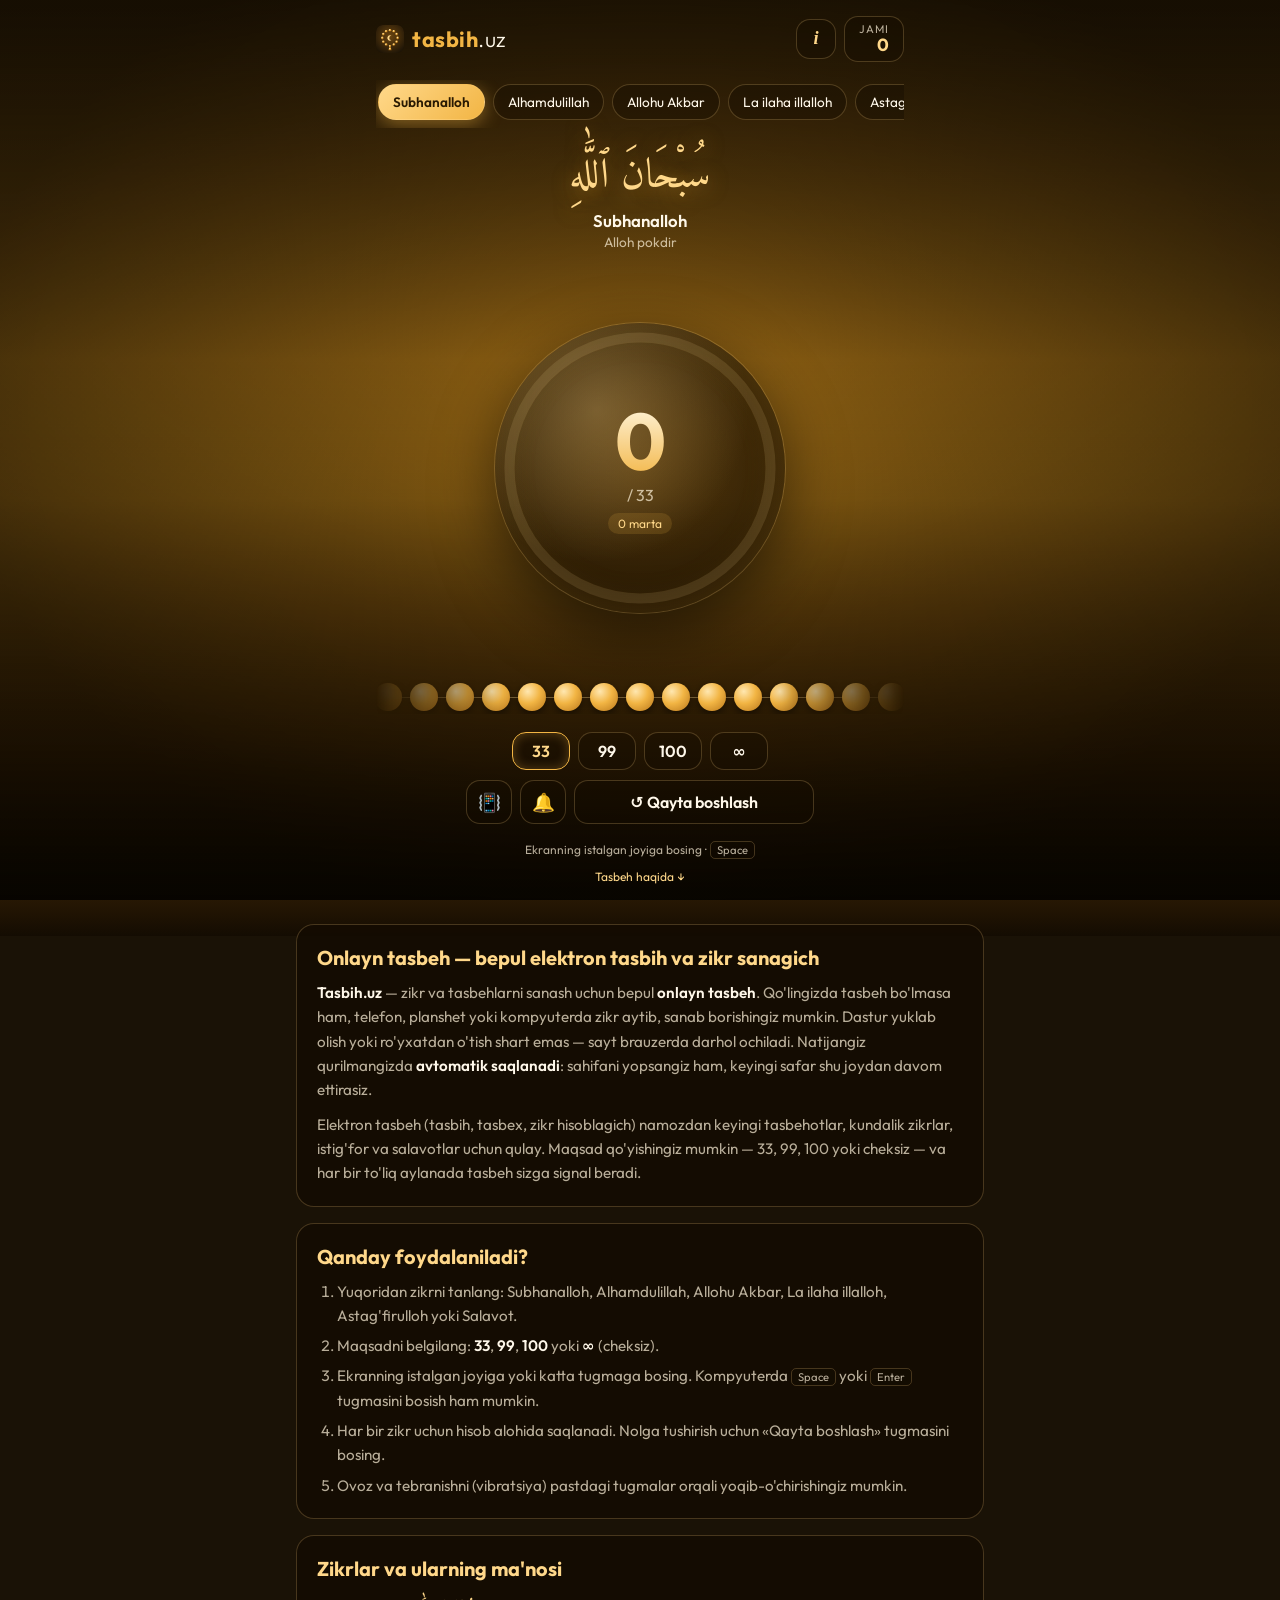
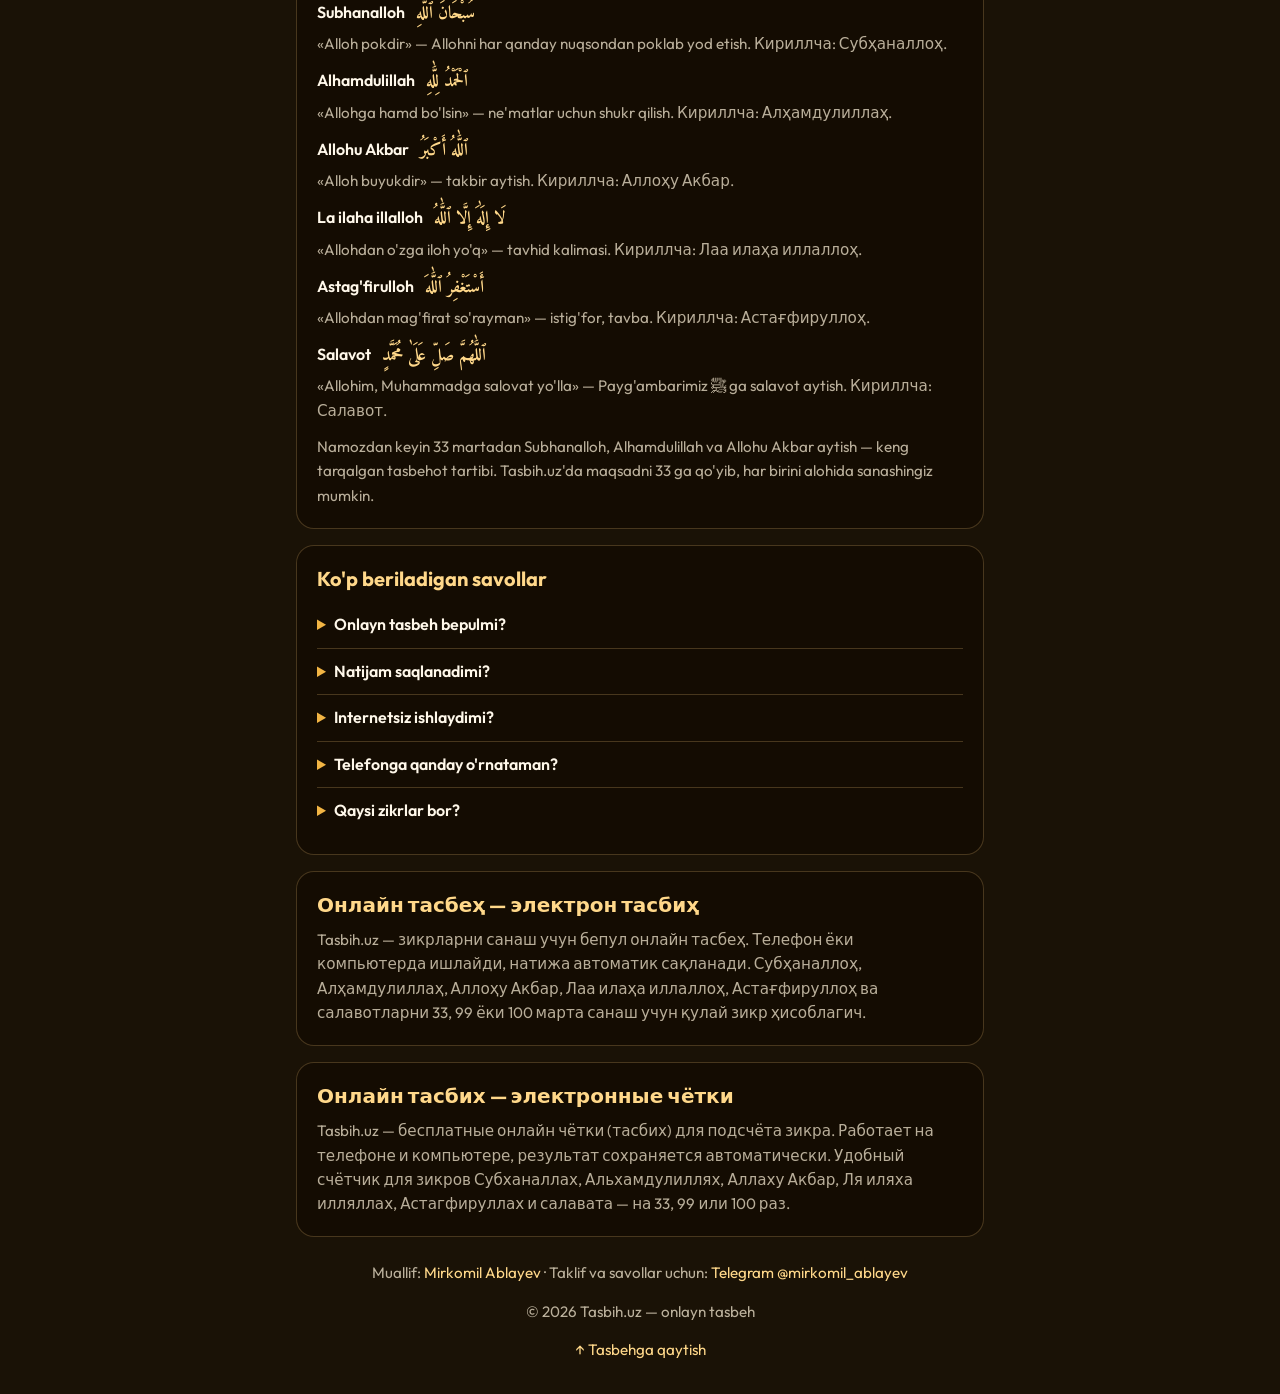
<file: index.html>
<!DOCTYPE html>
<html lang="uz">
<head>
  <meta charset="UTF-8" />
  <meta name="viewport" content="width=device-width, initial-scale=1, maximum-scale=1, user-scalable=no, viewport-fit=cover" />
  <title>Onlayn tasbeh — elektron tasbih va zikr sanagich | Tasbih.uz</title>
  <meta name="description" content="Bepul onlayn tasbeh (tasbih) — telefon va kompyuterda zikr sanang. Subhanalloh, Alhamdulillah, Allohu Akbar, Astag'firulloh, salavot: 33, 99, 100. Natija avtomatik saqlanadi." />
  <meta name="keywords" content="tasbeh, tasbih, onlayn tasbeh, online tasbeh, onlayn tasbih, elektron tasbeh, elektron tasbih, tasbex, tasbix, zikr, zikir, zikr sanagich, zikr hisoblagich, tasbehot, namozdan keyingi tasbeh, 33 tasbeh, subhanalloh, alhamdulillah, allohu akbar, la ilaha illalloh, astag'firulloh, istig'for, salavot, тасбеҳ, тасбиҳ, онлайн тасбеҳ, зикр, тасбих онлайн, электронные четки, счетчик зикра, online tasbih, dhikr counter" />
  <meta name="author" content="Mirkomil Ablayev" />
  <meta name="robots" content="index, follow, max-image-preview:large" />
  <link rel="canonical" href="https://tasbih.uz/" />
  <meta name="theme-color" content="#1a1206" />

  <!-- Google Search Console: only needed if you verify with the "HTML tag" method (see GUIDE.md) -->
  <!-- <meta name="google-site-verification" content="PASTE_CODE_HERE" /> -->

  <!-- Open Graph (Telegram, Facebook, WhatsApp previews) -->
  <meta property="og:type" content="website" />
  <meta property="og:site_name" content="Tasbih.uz" />
  <meta property="og:locale" content="uz_UZ" />
  <meta property="og:url" content="https://tasbih.uz/" />
  <meta property="og:title" content="Onlayn tasbeh — Tasbih.uz" />
  <meta property="og:description" content="Bepul elektron tasbeh: Subhanalloh, Alhamdulillah, Allohu Akbar va boshqa zikrlarni telefoningizda sanang. Natija avtomatik saqlanadi." />
  <meta property="og:image" content="https://tasbih.uz/og-image.png" />
  <meta property="og:image:width" content="1200" />
  <meta property="og:image:height" content="630" />
  <meta property="og:image:alt" content="Tasbih.uz — onlayn tasbeh" />

  <!-- Twitter / X -->
  <meta name="twitter:card" content="summary_large_image" />
  <meta name="twitter:title" content="Onlayn tasbeh — Tasbih.uz" />
  <meta name="twitter:description" content="Bepul elektron tasbeh: zikrlaringizni telefoningizda sanang. Natija avtomatik saqlanadi." />
  <meta name="twitter:image" content="https://tasbih.uz/og-image.png" />

  <!-- Icons & install as app -->
  <link rel="icon" href="/icon.svg" type="image/svg+xml" />
  <link rel="icon" href="/favicon-32.png" sizes="32x32" type="image/png" />
  <link rel="apple-touch-icon" href="/apple-touch-icon.png" />
  <link rel="manifest" href="/manifest.webmanifest" />
  <meta name="apple-mobile-web-app-capable" content="yes" />
  <meta name="apple-mobile-web-app-title" content="Tasbih" />
  <meta name="apple-mobile-web-app-status-bar-style" content="black-translucent" />

  <!-- Structured data for Google -->
  <script type="application/ld+json">
  {
    "@context": "https://schema.org",
    "@type": "WebApplication",
    "name": "Tasbih.uz",
    "alternateName": ["Onlayn tasbeh", "Elektron tasbeh", "Zikr sanagich", "Онлайн тасбеҳ"],
    "url": "https://tasbih.uz/",
    "description": "Bepul onlayn tasbeh (elektron tasbih) — Subhanalloh, Alhamdulillah, Allohu Akbar, Astag'firulloh va salavotlarni sanash uchun. Natija qurilmada avtomatik saqlanadi.",
    "applicationCategory": "LifestyleApplication",
    "operatingSystem": "Any",
    "inLanguage": "uz",
    "image": "https://tasbih.uz/og-image.png",
    "offers": { "@type": "Offer", "price": "0", "priceCurrency": "UZS" },
    "author": {
      "@type": "Person",
      "name": "Mirkomil Ablayev",
      "url": "https://telegram.me/mirkomil_ablayev"
    }
  }
  </script>
  <script type="application/ld+json">
  {
    "@context": "https://schema.org",
    "@type": "FAQPage",
    "inLanguage": "uz",
    "mainEntity": [
      {
        "@type": "Question",
        "name": "Onlayn tasbeh bepulmi?",
        "acceptedAnswer": {
          "@type": "Answer",
          "text": "Ha, Tasbih.uz butunlay bepul. Reklama yoki ro'yxatdan o'tish talab qilinmaydi."
        }
      },
      {
        "@type": "Question",
        "name": "Natijam saqlanadimi?",
        "acceptedAnswer": {
          "@type": "Answer",
          "text": "Ha. Har bir bosish darhol brauzeringizda saqlanadi. Sahifani yopib qayta ochsangiz ham hisob yo'qolmaydi."
        }
      },
      {
        "@type": "Question",
        "name": "Internetsiz ishlaydimi?",
        "acceptedAnswer": {
          "@type": "Answer",
          "text": "Sahifa bir marta ochilgandan keyin sanash internetga bog'liq emas."
        }
      },
      {
        "@type": "Question",
        "name": "Telefonga qanday o'rnataman?",
        "acceptedAnswer": {
          "@type": "Answer",
          "text": "Android'da Chrome menyusidan «Bosh ekranga qo'shish», iPhone'da Safari'da «Ulashish → Bosh ekranga» tugmasini bosing."
        }
      },
      {
        "@type": "Question",
        "name": "Qaysi zikrlar bor?",
        "acceptedAnswer": {
          "@type": "Answer",
          "text": "Subhanalloh, Alhamdulillah, Allohu Akbar, La ilaha illalloh, Astag'firulloh va Salavot."
        }
      }
    ]
  }
  </script>

  <!-- Google Analytics 4 -->
  <script>
    window.GA_ID = "G-9KP3GJMY9G";
    if (!/X{4}/.test(GA_ID) && location.hostname !== "localhost") {
      var s = document.createElement("script");
      s.async = true;
      s.src = "https://www.googletagmanager.com/gtag/js?id=" + GA_ID;
      document.head.appendChild(s);
      window.dataLayer = window.dataLayer || [];
      window.gtag = function () { dataLayer.push(arguments); };
      gtag("js", new Date());
      gtag("config", GA_ID);
    }
  </script>
  <link rel="preconnect" href="https://fonts.googleapis.com" />
  <link rel="preconnect" href="https://fonts.gstatic.com" crossorigin />
  <link href="https://fonts.googleapis.com/css2?family=Amiri:wght@400;700&family=Outfit:wght@300;400;600;700&display=swap" rel="stylesheet" />
  <link rel="stylesheet" href="style.css" />
</head>
<body>
  <div class="bg" aria-hidden="true"></div>
  <div class="bg-overlay" aria-hidden="true"></div>
  <div class="stars" id="stars" aria-hidden="true"></div>

  <!-- The whole screen is a tap zone: tapping anywhere counts -->
  <main class="app" id="top">
    <h1 class="sr-only">Onlayn tasbeh — Tasbih.uz</h1>
    <header class="top" data-no-count>
      <a class="brand" href="/"><img src="/icon.svg" alt="" width="28" height="28" /> <b><span>tasbih</span>.uz</b></a>
      <div class="top-right">
        <button class="icon-btn info-btn" id="infoBtn" title="Sayt haqida" aria-label="Sayt haqida">i</button>
        <div class="total" title="Jami zikrlar">
          <small>Jami</small>
          <strong id="totalCount">0</strong>
        </div>
      </div>
    </header>

    <nav class="dhikr-list" id="dhikrList" data-no-count></nav>

    <section class="dhikr-text">
      <p class="arabic" id="arabic"></p>
      <p class="translit" id="translit"></p>
      <p class="meaning" id="meaning"></p>
    </section>

    <section class="counter-wrap">
      <button class="counter" id="counterBtn" aria-label="Sanash">
        <svg class="ring" viewBox="0 0 200 200" aria-hidden="true">
          <circle class="ring-bg" cx="100" cy="100" r="90" />
          <circle class="ring-fg" id="ringFg" cx="100" cy="100" r="90" />
        </svg>
        <span class="count" id="count">0</span>
        <span class="target" id="targetLabel">/ 33</span>
        <span class="rounds" id="rounds">0 marta</span>
      </button>
    </section>

    <div class="beads" aria-hidden="true">
      <div class="bead-track" id="beadTrack"></div>
    </div>

    <section class="controls" data-no-count>
      <div class="targets" id="targets">
        <button data-target="33">33</button>
        <button data-target="99">99</button>
        <button data-target="100">100</button>
        <button data-target="0">∞</button>
      </div>
      <div class="actions">
        <button class="icon-btn" id="vibrateBtn" title="Tebranish">📳</button>
        <button class="icon-btn" id="soundBtn" title="Ovoz">🔔</button>
        <button class="reset-btn" id="resetBtn">↺ Qayta boshlash</button>
      </div>
    </section>

    <p class="hint">Ekranning istalgan joyiga bosing · <kbd>Space</kbd></p>
    <a class="scroll-hint" href="#about" data-no-count>Tasbeh haqida ↓</a>
  </main>

  <!-- Readable content for people and search engines -->
  <article class="content" id="about">
    <section>
      <h2>Onlayn tasbeh — bepul elektron tasbih va zikr sanagich</h2>
      <p>
        <strong>Tasbih.uz</strong> — zikr va tasbehlarni sanash uchun bepul <strong>onlayn tasbeh</strong>.
        Qo'lingizda tasbeh bo'lmasa ham, telefon, planshet yoki kompyuterda zikr aytib, sanab borishingiz mumkin.
        Dastur yuklab olish yoki ro'yxatdan o'tish shart emas — sayt brauzerda darhol ochiladi.
        Natijangiz qurilmangizda <strong>avtomatik saqlanadi</strong>: sahifani yopsangiz ham,
        keyingi safar shu joydan davom ettirasiz.
      </p>
      <p>
        Elektron tasbeh (tasbih, tasbex, zikr hisoblagich) namozdan keyingi tasbehotlar, kundalik zikrlar,
        istig'for va salavotlar uchun qulay. Maqsad qo'yishingiz mumkin — 33, 99, 100 yoki cheksiz —
        va har bir to'liq aylanada tasbeh sizga signal beradi.
      </p>
    </section>

    <section>
      <h2>Qanday foydalaniladi?</h2>
      <ol>
        <li>Yuqoridan zikrni tanlang: Subhanalloh, Alhamdulillah, Allohu Akbar, La ilaha illalloh, Astag'firulloh yoki Salavot.</li>
        <li>Maqsadni belgilang: <strong>33</strong>, <strong>99</strong>, <strong>100</strong> yoki <strong>∞</strong> (cheksiz).</li>
        <li>Ekranning istalgan joyiga yoki katta tugmaga bosing. Kompyuterda <kbd>Space</kbd> yoki <kbd>Enter</kbd> tugmasini bosish ham mumkin.</li>
        <li>Har bir zikr uchun hisob alohida saqlanadi. Nolga tushirish uchun «Qayta boshlash» tugmasini bosing.</li>
        <li>Ovoz va tebranishni (vibratsiya) pastdagi tugmalar orqali yoqib-o'chirishingiz mumkin.</li>
      </ol>
    </section>

    <section>
      <h2>Zikrlar va ularning ma'nosi</h2>
      <dl class="dhikr-table">
        <dt>Subhanalloh <span lang="ar">سُبْحَانَ ٱللَّٰهِ</span></dt>
        <dd>«Alloh pokdir» — Allohni har qanday nuqsondan poklab yod etish. Кириллча: Субҳаналлоҳ.</dd>
        <dt>Alhamdulillah <span lang="ar">ٱلْحَمْدُ لِلَّٰهِ</span></dt>
        <dd>«Allohga hamd bo'lsin» — ne'matlar uchun shukr qilish. Кириллча: Алҳамдулиллаҳ.</dd>
        <dt>Allohu Akbar <span lang="ar">ٱللَّٰهُ أَكْبَرُ</span></dt>
        <dd>«Alloh buyukdir» — takbir aytish. Кириллча: Аллоҳу Акбар.</dd>
        <dt>La ilaha illalloh <span lang="ar">لَا إِلَٰهَ إِلَّا ٱللَّٰهُ</span></dt>
        <dd>«Allohdan o'zga iloh yo'q» — tavhid kalimasi. Кириллча: Лаа илаҳа иллаллоҳ.</dd>
        <dt>Astag'firulloh <span lang="ar">أَسْتَغْفِرُ ٱللَّٰهَ</span></dt>
        <dd>«Allohdan mag'firat so'rayman» — istig'for, tavba. Кириллча: Астағфируллоҳ.</dd>
        <dt>Salavot <span lang="ar">ٱللَّٰهُمَّ صَلِّ عَلَىٰ مُحَمَّدٍ</span></dt>
        <dd>«Allohim, Muhammadga salovat yo'lla» — Payg'ambarimiz ﷺ ga salavot aytish. Кириллча: Салавот.</dd>
      </dl>
      <p>
        Namozdan keyin 33 martadan Subhanalloh, Alhamdulillah va Allohu Akbar aytish — keng tarqalgan
        tasbehot tartibi. Tasbih.uz'da maqsadni 33 ga qo'yib, har birini alohida sanashingiz mumkin.
      </p>
    </section>

    <section>
      <h2>Ko'p beriladigan savollar</h2>
      <details>
        <summary>Onlayn tasbeh bepulmi?</summary>
        <p>Ha, Tasbih.uz butunlay bepul. Reklama yoki ro'yxatdan o'tish talab qilinmaydi.</p>
      </details>
      <details>
        <summary>Natijam saqlanadimi?</summary>
        <p>Ha. Har bir bosish darhol brauzeringizda saqlanadi. Sahifani yopib qayta ochsangiz ham hisob yo'qolmaydi. Natija faqat shu qurilma va brauzerda saqlanadi.</p>
      </details>
      <details>
        <summary>Internetsiz ishlaydimi?</summary>
        <p>Sahifa bir marta ochilgandan keyin sanash internetga bog'liq emas. Saytni telefoningizning bosh ekraniga qo'shib, ilova kabi ishlatishingiz mumkin.</p>
      </details>
      <details>
        <summary>Telefonga qanday o'rnataman?</summary>
        <p>Android'da Chrome menyusidan «Bosh ekranga qo'shish», iPhone'da Safari'da «Ulashish → Bosh ekranga» tugmasini bosing. Tasbeh ilova kabi alohida belgida ochiladi.</p>
      </details>
      <details>
        <summary>Qaysi zikrlar bor?</summary>
        <p>Subhanalloh, Alhamdulillah, Allohu Akbar, La ilaha illalloh, Astag'firulloh va Salavot. Har biri uchun hisob alohida yuritiladi.</p>
      </details>
    </section>

    <section lang="uz-Cyrl">
      <h2>Онлайн тасбеҳ — электрон тасбиҳ</h2>
      <p>
        Tasbih.uz — зикрларни санаш учун бепул онлайн тасбеҳ. Телефон ёки компьютерда ишлайди,
        натижа автоматик сақланади. Субҳаналлоҳ, Алҳамдулиллаҳ, Аллоҳу Акбар, Лаа илаҳа иллаллоҳ,
        Астағфируллоҳ ва салавотларни 33, 99 ёки 100 марта санаш учун қулай зикр ҳисоблагич.
      </p>
    </section>

    <section lang="ru">
      <h2>Онлайн тасбих — электронные чётки</h2>
      <p>
        Tasbih.uz — бесплатные онлайн чётки (тасбих) для подсчёта зикра. Работает на телефоне и компьютере,
        результат сохраняется автоматически. Удобный счётчик для зикров Субханаллах, Альхамдулиллях,
        Аллаху Акбар, Ля иляха илляллах, Астагфируллах и салавата — на 33, 99 или 100 раз.
      </p>
    </section>

    <footer class="content-footer">
      <p>
        Muallif: <a href="https://telegram.me/mirkomil_ablayev" target="_blank" rel="noopener">Mirkomil Ablayev</a>
        · Taklif va savollar uchun: <a href="https://telegram.me/mirkomil_ablayev" target="_blank" rel="noopener">Telegram @mirkomil_ablayev</a>
      </p>
      <p>© <span id="year">2026</span> Tasbih.uz — onlayn tasbeh</p>
      <p><a href="#top" class="to-top">↑ Tasbehga qaytish</a></p>
    </footer>
  </article>

  <!-- Reset confirmation -->
  <div class="modal" id="modal" data-no-count aria-hidden="true">
    <div class="modal-card">
      <h3>Qayta boshlash</h3>
      <p>Qaysi natijani nolga tushirmoqchisiz?</p>
      <div class="modal-actions">
        <button id="resetCurrent" class="btn-gold">Joriy zikr</button>
        <button id="resetAll" class="btn-danger">Hammasini</button>
        <button id="cancelReset" class="btn-ghost">Bekor qilish</button>
      </div>
    </div>
  </div>

  <div class="toast" id="toast"></div>

  <script src="app.js"></script>
</body>
</html>
</file>
<file: style.css>
:root {
  --gold: #f2b544;
  --gold-soft: #ffd88a;
  --gold-deep: #b9761a;
  --ink: #fff8ea;
  --muted: rgba(255, 244, 220, 0.7);
  --glass: rgba(20, 12, 2, 0.38);
  --glass-border: rgba(255, 210, 130, 0.22);
  --danger: #e2574c;
}

* { box-sizing: border-box; margin: 0; padding: 0; -webkit-tap-highlight-color: transparent; }

html { scroll-behavior: smooth; }

body {
  font-family: "Outfit", system-ui, sans-serif;
  color: var(--ink);
  background: #1a1206;
  overflow-x: hidden;
}

/* ---------- Background ---------- */
.bg {
  position: fixed;
  inset: -4%;
  background: linear-gradient(180deg, #5a3a0c 0%, #c98a1c 55%, #7a4a0a 80%, #140c02 100%);
  animation: kenburns 40s ease-in-out infinite alternate;
  z-index: -3;
}
@keyframes kenburns {
  from { transform: scale(1) translateY(0); }
  to   { transform: scale(1.08) translateY(-1.5%); }
}
.bg-overlay {
  position: fixed;
  inset: 0;
  background:
    radial-gradient(ellipse at 50% 45%, rgba(0,0,0,0.05) 0%, rgba(0,0,0,0.55) 75%),
    linear-gradient(180deg, rgba(10,6,0,0.55) 0%, rgba(10,6,0,0.1) 40%, rgba(10,6,0,0.75) 100%);
  z-index: -2;
}
.stars { position: fixed; inset: 0; z-index: -1; pointer-events: none; }
.stars i {
  position: absolute;
  width: 2px; height: 2px;
  background: var(--gold-soft);
  border-radius: 50%;
  opacity: 0;
  animation: twinkle 4s ease-in-out infinite;
}
@keyframes twinkle { 50% { opacity: 0.9; transform: scale(1.6); } }

/* ---------- Layout ---------- */
.app {
  position: relative;
  height: 100dvh;
  max-width: 560px;
  margin: 0 auto;
  padding: max(16px, env(safe-area-inset-top)) 16px max(16px, env(safe-area-inset-bottom));
  display: flex;
  flex-direction: column;
  align-items: center;
  gap: clamp(8px, 2vh, 18px);
  cursor: pointer;
  user-select: none;
  -webkit-user-select: none;
  touch-action: manipulation;
  animation: fadeUp 0.8s ease both;
}
@keyframes fadeUp { from { opacity: 0; transform: translateY(20px); } }

.top {
  width: 100%;
  display: flex;
  justify-content: space-between;
  align-items: center;
  cursor: default;
}
.brand { font-size: 1.35rem; font-weight: 300; letter-spacing: 0.5px; }
.brand span { font-weight: 700; color: var(--gold); }
.total {
  text-align: right;
  background: var(--glass);
  border: 1px solid var(--glass-border);
  backdrop-filter: blur(10px);
  -webkit-backdrop-filter: blur(10px);
  padding: 6px 14px;
  border-radius: 14px;
  line-height: 1.1;
}
.total small { display: block; font-size: 0.7rem; color: var(--muted); text-transform: uppercase; letter-spacing: 1px; }
.total strong { font-size: 1.1rem; color: var(--gold-soft); }

/* ---------- Dhikr chips ---------- */
.dhikr-list {
  width: 100%;
  display: flex;
  gap: 8px;
  overflow-x: auto;
  padding: 4px 2px 8px;
  scrollbar-width: none;
  cursor: default;
}
.dhikr-list::-webkit-scrollbar { display: none; }
.chip {
  flex: 0 0 auto;
  font: inherit;
  font-size: 0.85rem;
  color: var(--ink);
  background: var(--glass);
  border: 1px solid var(--glass-border);
  backdrop-filter: blur(10px);
  -webkit-backdrop-filter: blur(10px);
  padding: 8px 14px;
  border-radius: 999px;
  cursor: pointer;
  transition: all 0.25s ease;
}
.chip:hover { border-color: var(--gold); }
.chip.active {
  background: linear-gradient(135deg, var(--gold-soft), var(--gold));
  color: #2a1a02;
  font-weight: 600;
  box-shadow: 0 4px 18px rgba(242, 181, 68, 0.45);
}

/* ---------- Dhikr text ---------- */
.dhikr-text { text-align: center; min-height: 110px; }
.dhikr-text.swap { animation: swap 0.5s ease; }
@keyframes swap {
  0% { opacity: 0; transform: translateY(10px) scale(0.97); filter: blur(4px); }
  100% { opacity: 1; transform: none; filter: none; }
}
.arabic {
  font-family: "Amiri", serif;
  font-size: clamp(1.8rem, 7vw, 2.6rem);
  line-height: 1.5;
  color: var(--gold-soft);
  text-shadow: 0 2px 20px rgba(242, 181, 68, 0.5);
  direction: rtl;
}
.translit { font-size: 1.05rem; font-weight: 600; margin-top: 2px; }
.meaning { font-size: 0.85rem; color: var(--muted); margin-top: 2px; }

/* ---------- Counter ---------- */
.counter-wrap { flex: 1; display: grid; place-items: center; width: 100%; min-height: 0; }
.counter {
  position: relative;
  width: min(68vw, 42vh, 290px);
  aspect-ratio: 1;
  border-radius: 50%;
  border: none;
  font: inherit;
  color: var(--ink);
  cursor: pointer;
  background:
    radial-gradient(circle at 35% 30%, rgba(255, 220, 150, 0.28), transparent 55%),
    radial-gradient(circle, rgba(40, 24, 4, 0.55), rgba(15, 9, 1, 0.75));
  backdrop-filter: blur(8px);
  -webkit-backdrop-filter: blur(8px);
  box-shadow:
    0 0 0 1px var(--glass-border),
    0 20px 60px rgba(0, 0, 0, 0.55),
    inset 0 0 40px rgba(242, 181, 68, 0.15);
  display: flex;
  flex-direction: column;
  align-items: center;
  justify-content: center;
  transition: transform 0.12s ease, box-shadow 0.3s ease;
  outline: none;
}
.counter::after {
  content: "";
  position: absolute;
  inset: -14px;
  border-radius: 50%;
  border: 2px solid var(--gold);
  opacity: 0;
  pointer-events: none;
}
.counter.pulse::after { animation: pulseRing 0.6s ease-out; }
@keyframes pulseRing {
  0% { opacity: 0.8; transform: scale(0.92); }
  100% { opacity: 0; transform: scale(1.18); }
}
.counter.press { transform: scale(0.95); }
.counter.done {
  animation: glow 1.4s ease;
}
@keyframes glow {
  0%, 100% { box-shadow: 0 0 0 1px var(--glass-border), 0 20px 60px rgba(0,0,0,0.55), inset 0 0 40px rgba(242,181,68,0.15); }
  30% { box-shadow: 0 0 0 3px var(--gold), 0 0 90px rgba(242,181,68,0.85), inset 0 0 60px rgba(242,181,68,0.5); }
}

.ring { position: absolute; inset: 0; width: 100%; height: 100%; transform: rotate(-90deg); }
.ring circle { fill: none; stroke-width: 7; }
.ring-bg { stroke: rgba(255, 220, 150, 0.12); }
.ring-fg {
  stroke: var(--gold);
  stroke-linecap: round;
  filter: drop-shadow(0 0 6px rgba(242, 181, 68, 0.8));
  transition: stroke-dashoffset 0.35s cubic-bezier(.3,1.4,.5,1);
}

.count {
  font-size: clamp(3.2rem, 15vw, 5rem);
  font-weight: 700;
  line-height: 1;
  font-variant-numeric: tabular-nums;
  background: linear-gradient(180deg, #fff6e0, var(--gold));
  -webkit-background-clip: text;
  background-clip: text;
  color: transparent;
}
.count.bump { animation: bump 0.28s cubic-bezier(.3,1.8,.5,1); }
@keyframes bump {
  0% { transform: scale(1); }
  40% { transform: scale(1.18); }
  100% { transform: scale(1); }
}
.target { font-size: 1rem; color: var(--muted); margin-top: 4px; }
.rounds {
  font-size: 0.75rem;
  margin-top: 8px;
  padding: 3px 10px;
  border-radius: 999px;
  background: rgba(242, 181, 68, 0.15);
  color: var(--gold-soft);
}

/* ---------- Beads ---------- */
.beads {
  width: 100%;
  height: 34px;
  overflow: hidden;
  position: relative;
  mask-image: linear-gradient(90deg, transparent, #000 25%, #000 75%, transparent);
  -webkit-mask-image: linear-gradient(90deg, transparent, #000 25%, #000 75%, transparent);
}
.beads::before {
  content: "";
  position: absolute;
  left: 0; right: 0; top: 50%;
  height: 1px;
  background: rgba(255, 220, 150, 0.4);
}
.bead-track {
  position: absolute;
  top: 3px;
  left: 50%;
  display: flex;
  gap: 8px;
  transition: transform 0.3s cubic-bezier(.3,1.3,.5,1);
}
.bead-track i {
  flex: 0 0 auto;
  width: 28px; height: 28px;
  border-radius: 50%;
  background: radial-gradient(circle at 35% 30%, #ffe7b0, var(--gold) 45%, var(--gold-deep) 100%);
  box-shadow: 0 3px 8px rgba(0,0,0,0.5);
}

/* ---------- Controls ---------- */
.controls { width: 100%; display: flex; flex-direction: column; gap: 10px; cursor: default; }
.targets, .actions { display: flex; gap: 8px; justify-content: center; }
.targets button, .icon-btn, .reset-btn {
  font: inherit;
  color: var(--ink);
  background: var(--glass);
  border: 1px solid var(--glass-border);
  backdrop-filter: blur(10px);
  -webkit-backdrop-filter: blur(10px);
  border-radius: 14px;
  cursor: pointer;
  transition: all 0.2s ease;
}
.targets button { min-width: 58px; padding: 8px 12px; font-weight: 600; }
.targets button.active { border-color: var(--gold); color: var(--gold-soft); box-shadow: inset 0 0 12px rgba(242,181,68,0.3); }
.icon-btn { width: 46px; font-size: 1.15rem; }
.icon-btn.off { opacity: 0.4; filter: grayscale(1); }
.reset-btn { flex: 1; max-width: 240px; padding: 11px 18px; font-weight: 600; }
.reset-btn:hover { border-color: var(--danger); color: #ffb3ab; }
.targets button:active, .icon-btn:active, .reset-btn:active { transform: scale(0.94); }
.reset-btn.spin { animation: shake 0.5s ease; }
@keyframes shake {
  20%, 60% { transform: translateX(-4px); }
  40%, 80% { transform: translateX(4px); }
}

.hint { font-size: 0.75rem; color: var(--muted); text-align: center; }
kbd {
  font-family: inherit;
  font-size: 0.7rem;
  padding: 1px 6px;
  border-radius: 5px;
  border: 1px solid var(--glass-border);
  background: var(--glass);
}

/* ---------- Tap effects ---------- */
.ripple {
  position: fixed;
  width: 20px; height: 20px;
  margin: -10px 0 0 -10px;
  border-radius: 50%;
  border: 2px solid var(--gold-soft);
  pointer-events: none;
  animation: ripple 0.7s ease-out forwards;
  z-index: 50;
}
@keyframes ripple {
  to { transform: scale(9); opacity: 0; }
}
.plus {
  position: fixed;
  pointer-events: none;
  font-weight: 700;
  font-size: 1.3rem;
  color: var(--gold-soft);
  text-shadow: 0 2px 10px rgba(0,0,0,0.6);
  animation: floatUp 0.9s ease-out forwards;
  z-index: 51;
}
@keyframes floatUp {
  0% { opacity: 1; transform: translate(-50%, -50%) scale(0.8); }
  100% { opacity: 0; transform: translate(-50%, -140%) scale(1.3); }
}
.particle {
  position: fixed;
  width: 8px; height: 8px;
  border-radius: 50%;
  background: var(--gold-soft);
  box-shadow: 0 0 10px var(--gold);
  pointer-events: none;
  z-index: 52;
  animation: burst 1.1s cubic-bezier(.1,.8,.3,1) forwards;
}
@keyframes burst {
  to { transform: translate(var(--dx), var(--dy)) scale(0.2); opacity: 0; }
}

/* ---------- Modal ---------- */
.modal {
  position: fixed;
  inset: 0;
  display: grid;
  place-items: center;
  padding: 16px;
  background: rgba(0, 0, 0, 0.55);
  backdrop-filter: blur(6px);
  -webkit-backdrop-filter: blur(6px);
  opacity: 0;
  pointer-events: none;
  transition: opacity 0.25s ease;
  z-index: 100;
}
.modal.open { opacity: 1; pointer-events: auto; }
.modal-card {
  width: 100%;
  max-width: 340px;
  text-align: center;
  padding: 24px 20px;
  border-radius: 22px;
  background: linear-gradient(180deg, rgba(50, 32, 6, 0.95), rgba(20, 12, 2, 0.95));
  border: 1px solid var(--glass-border);
  box-shadow: 0 30px 80px rgba(0,0,0,0.6);
  transform: translateY(20px) scale(0.95);
  transition: transform 0.3s cubic-bezier(.3,1.4,.5,1);
}
.modal.open .modal-card { transform: none; }
.modal-card h3 { font-size: 1.3rem; color: var(--gold-soft); }
.modal-card p { color: var(--muted); margin: 8px 0 18px; font-size: 0.95rem; }
.modal-actions { display: flex; flex-direction: column; gap: 8px; }
.modal-actions button {
  font: inherit;
  font-weight: 600;
  padding: 11px;
  border-radius: 12px;
  border: 1px solid transparent;
  cursor: pointer;
  transition: transform 0.15s ease, filter 0.2s;
}
.modal-actions button:active { transform: scale(0.97); }
.modal-actions button:hover { filter: brightness(1.1); }
.btn-gold { background: linear-gradient(135deg, var(--gold-soft), var(--gold)); color: #2a1a02; }
.btn-danger { background: var(--danger); color: #fff; }
.btn-ghost { background: transparent; color: var(--muted); border-color: var(--glass-border) !important; }

/* ---------- Toast ---------- */
.toast {
  position: fixed;
  left: 50%;
  bottom: 28px;
  transform: translate(-50%, 30px);
  padding: 10px 18px;
  border-radius: 999px;
  background: rgba(20, 12, 2, 0.9);
  border: 1px solid var(--gold);
  color: var(--gold-soft);
  font-weight: 600;
  font-size: 0.9rem;
  opacity: 0;
  pointer-events: none;
  transition: all 0.35s cubic-bezier(.3,1.4,.5,1);
  z-index: 120;
  white-space: nowrap;
}
.toast.show { opacity: 1; transform: translate(-50%, 0); }

@media (max-height: 640px) {
  .dhikr-text { min-height: 0; }
  .meaning, .hint { display: none; }
  .beads { height: 26px; }
  .bead-track i { width: 20px; height: 20px; }
}

@media (prefers-reduced-motion: reduce) {
  .bg { animation: none; }
  * { animation-duration: 0.01ms !important; transition-duration: 0.01ms !important; }
}

/* ---------- SEO / about / footer ---------- */
.sr-only {
  position: absolute; width: 1px; height: 1px; padding: 0; margin: -1px;
  overflow: hidden; clip: rect(0, 0, 0, 0); white-space: nowrap; border: 0;
}
.brand { display: flex; align-items: center; gap: 8px; color: var(--ink); text-decoration: none; }
.brand img { border-radius: 7px; }
.brand b { font-weight: 300; }
.top-right { display: flex; align-items: center; gap: 8px; }
.info-btn { width: 40px; height: 40px; font-family: Georgia, serif; font-style: italic; font-weight: 700; color: var(--gold-soft); }
.scroll-hint {
  font-size: 0.75rem;
  color: var(--gold-soft);
  text-decoration: none;
  margin-top: -6px;
  animation: nudge 2.4s ease-in-out infinite;
}
@keyframes nudge { 50% { transform: translateY(3px); opacity: 0.7; } }

/* ---------- Content section (below the tasbih) ---------- */
.content {
  max-width: 720px;
  margin: 0 auto;
  padding: 24px 16px max(32px, env(safe-area-inset-bottom));
  display: grid;
  gap: 16px;
  line-height: 1.6;
}
.content section {
  background: rgba(20, 12, 2, 0.82);
  border: 1px solid var(--glass-border);
  border-radius: 18px;
  padding: 20px;
}
.content h2 { font-size: 1.25rem; color: var(--gold-soft); margin-bottom: 10px; line-height: 1.3; }
.content p, .content li, .content dd { color: var(--muted); font-size: 0.95rem; }
.content p + p { margin-top: 10px; }
.content strong { color: var(--ink); font-weight: 600; }
.content ol { padding-left: 20px; display: grid; gap: 6px; }
.content a { color: var(--gold-soft); }
.dhikr-table { display: grid; gap: 4px; margin-bottom: 12px; }
.dhikr-table dt { font-weight: 600; color: var(--ink); margin-top: 8px; }
.dhikr-table dt span { font-family: "Amiri", serif; color: var(--gold-soft); margin-left: 8px; font-size: 1.1rem; }
.content details { border-top: 1px solid var(--glass-border); padding: 10px 0; }
.content details:first-of-type { border-top: none; }
.content summary { cursor: pointer; font-weight: 600; color: var(--ink); }
.content summary::marker { color: var(--gold); }
.content details p { margin-top: 6px; }
.content-footer { text-align: center; font-size: 0.85rem; color: var(--muted); display: grid; gap: 4px; padding-top: 8px; }
.content-footer a { text-decoration: none; }
</file>
